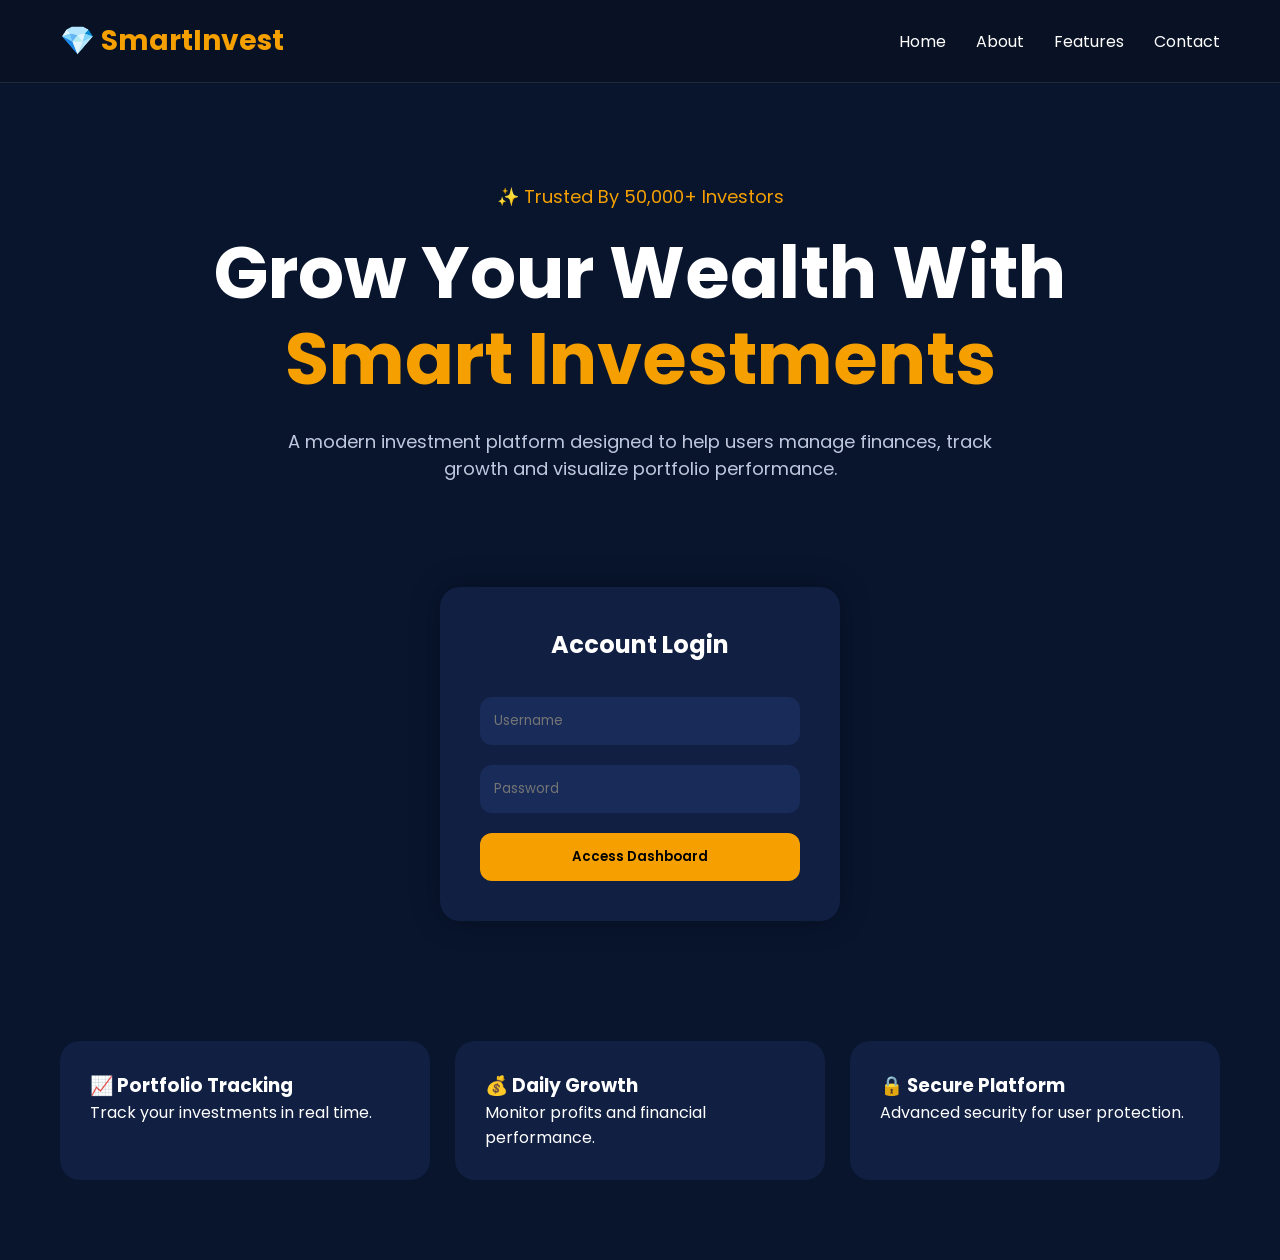
<file: index.html>
<!DOCTYPE html>
<html lang="en">
<head>
<meta charset="UTF-8">
<meta name="viewport" content="width=device-width, initial-scale=1.0">
<title>SmartInvest Pro</title>

<link rel="stylesheet" href="style.css">

<link href="https://fonts.googleapis.com/css2?family=Poppins:wght@300;400;500;600;700&display=swap" rel="stylesheet">

</head>
<body>

<nav class="navbar">

    <div class="logo">
        💎 SmartInvest
    </div>

    <ul class="nav-links">
        <li>Home</li>
        <li>About</li>
        <li>Features</li>
        <li>Contact</li>
    </ul>

</nav>

<section class="hero">

    <p class="trust">
        ✨ Trusted By 50,000+ Investors
    </p>

    <h1>
        Grow Your Wealth With
        <span>Smart Investments</span>
    </h1>

    <p class="hero-text">
        A modern investment platform designed to help users
        manage finances, track growth and visualize portfolio
        performance.
    </p>

</section>

<div class="login-container">

    <div class="login-box">

        <h2>Account Login</h2>

        <input
            type="text"
            id="username"
            placeholder="Username"
        >

        <input
            type="password"
            id="password"
            placeholder="Password"
        >

        <button onclick="loginUser()">
            Access Dashboard
        </button>

        <p id="message"></p>

    </div>

</div>

<section class="preview">

    <div class="preview-card">
        <h3>📈 Portfolio Tracking</h3>
        <p>Track your investments in real time.</p>
    </div>

    <div class="preview-card">
        <h3>💰 Daily Growth</h3>
        <p>Monitor profits and financial performance.</p>
    </div>

    <div class="preview-card">
        <h3>🔒 Secure Platform</h3>
        <p>Advanced security for user protection.</p>
    </div>

</section>

<script src="script.js"></script>

</body>
</html>
</file>
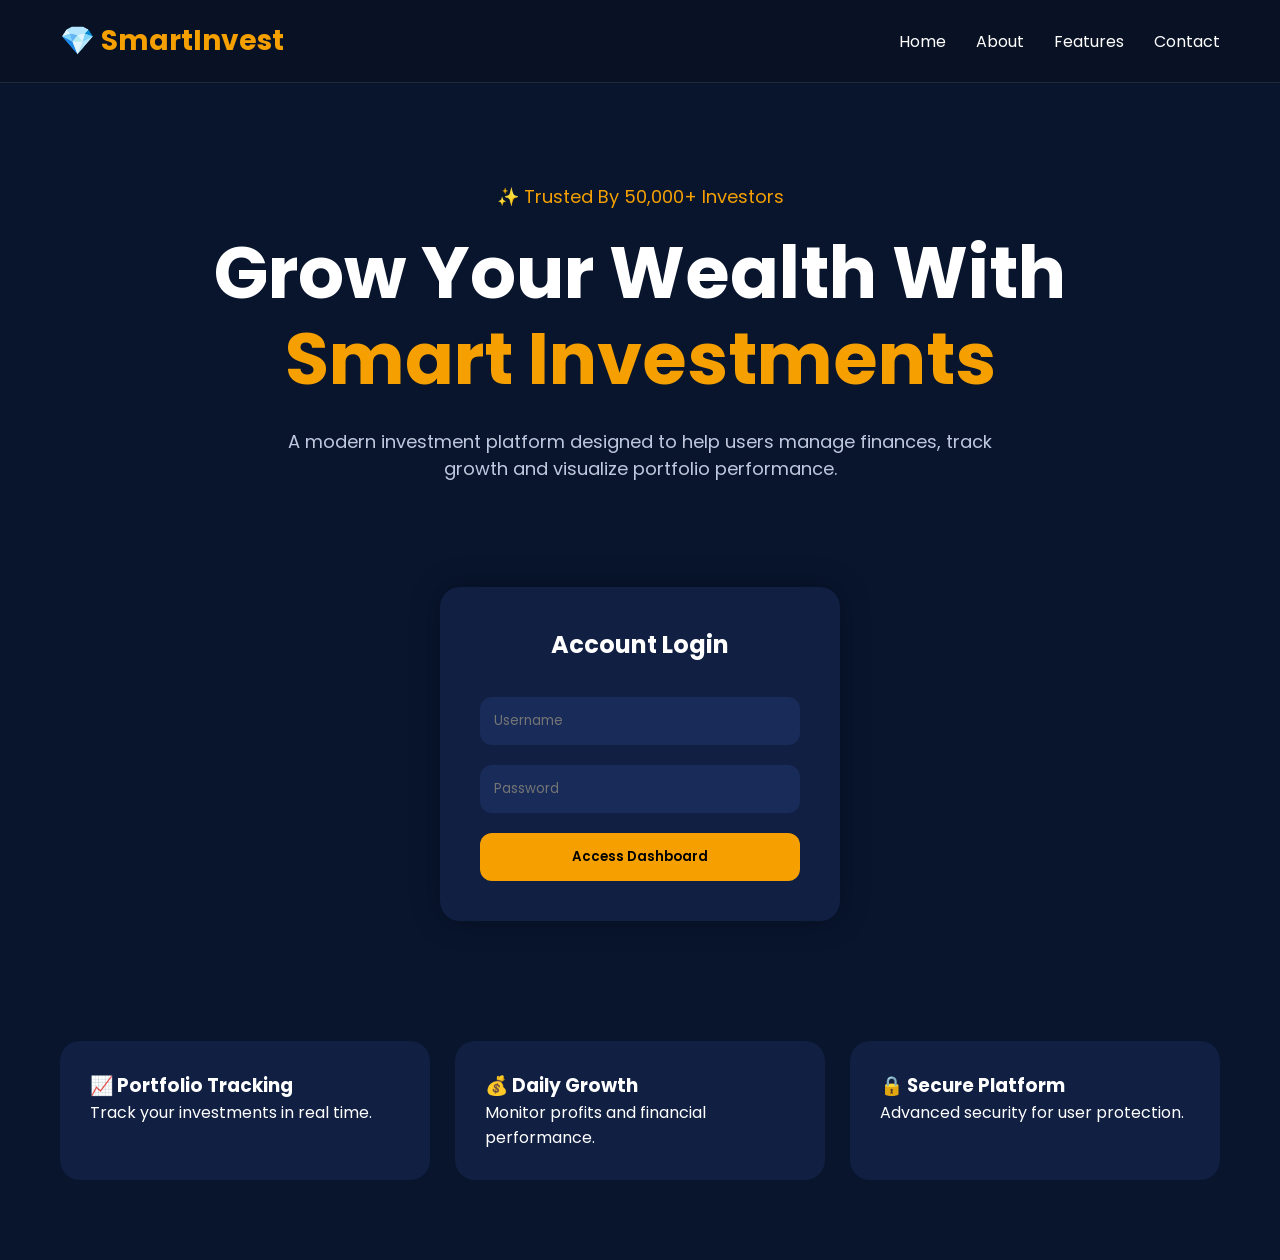
<file: dashboard.html>
<!DOCTYPE html>
<html lang="en">
<head>
<meta charset="UTF-8">
<meta name="viewport" content="width=device-width, initial-scale=1.0">
<title>SmartInvest Dashboard</title>

<link rel="stylesheet" href="style.css">

<link href="https://fonts.googleapis.com/css2?family=Poppins:wght@300;400;500;600;700&display=swap" rel="stylesheet">

</head>
<body>

<nav class="navbar">

    <div class="logo">
        💎 SmartInvest
    </div>

    <button class="logout-btn" onclick="logoutUser()">
        Logout
    </button>

</nav>

<section class="dashboard-hero">

    <h1>Investment Dashboard</h1>

    <p>
        Monitor portfolio growth, profits and investment performance.
    </p>

</section>

<section class="stats">

    <div class="card">
        <h3>Total Balance</h3>
        <h2>₹ 50,000</h2>
    </div>

    <div class="card">
        <h3>Total Profit</h3>
        <h2>₹ 12,500</h2>
    </div>

    <div class="card">
        <h3>Active Users</h3>
        <h2>5,000+</h2>
    </div>

    <div class="card">
        <h3>Growth Rate</h3>
        <h2>15.8%</h2>
    </div>

</section>

<section class="calculator">

    <h2>Investment Calculator</h2>

    <input
        type="number"
        id="amount"
        placeholder="Enter Investment Amount"
    >

    <button onclick="calculateProfit()">
        Calculate
    </button>

    <h3 id="result"></h3>

</section>

<section class="transactions">

    <h2>Recent Transactions</h2>

    <table>

        <tr>
            <th>Investment</th>
            <th>Amount</th>
            <th>Status</th>
        </tr>

        <tr>
            <td>Gold Plan</td>
            <td>₹5,000</td>
            <td>Completed</td>
        </tr>

        <tr>
            <td>Silver Plan</td>
            <td>₹8,000</td>
            <td>Completed</td>
        </tr>

        <tr>
            <td>Premium Plan</td>
            <td>₹12,000</td>
            <td>Pending</td>
        </tr>

    </table>

</section>

<section class="features">

    <div class="feature-card">
        <h3>📈 Portfolio Analytics</h3>
        <p>Track performance with modern charts and analytics.</p>
    </div>

    <div class="feature-card">
        <h3>🔒 Secure Investment</h3>
        <p>Advanced security and encrypted transactions.</p>
    </div>

    <div class="feature-card">
        <h3>⚡ Fast Growth</h3>
        <p>Monitor growth trends and financial opportunities.</p>
    </div>

</section>

<footer>

    <h2>SmartInvest</h2>

    <p>
        Smart Investment Management Platform
    </p>

    <p>
        © 2026 All Rights Reserved
    </p>

</footer>

<script src="script.js"></script>

</body>
</html>
</file>
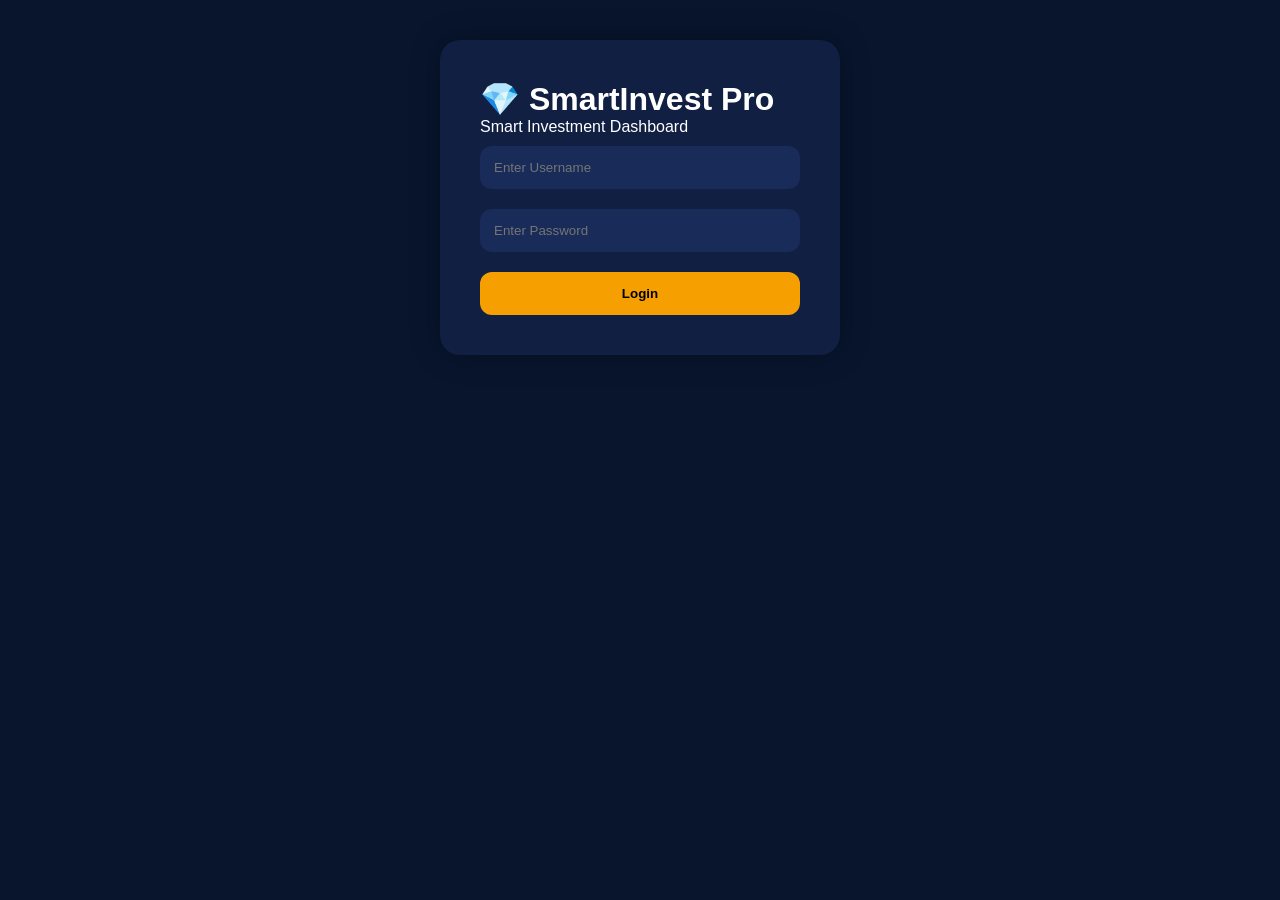
<file: login.html>
<!DOCTYPE html>
<html lang="en">
<head>
<meta charset="UTF-8">
<meta name="viewport" content="width=device-width, initial-scale=1.0">
<title>SmartInvest Pro - Login</title>
<link rel="stylesheet" href="style.css">
</head>
<body>

<div class="login-container">

    <div class="login-box">

        <h1>💎 SmartInvest Pro</h1>

        <p class="subtitle">
            Smart Investment Dashboard
        </p>

        <input
            type="text"
            id="username"
            placeholder="Enter Username"
        >

        <input
            type="password"
            id="password"
            placeholder="Enter Password"
        >

        <button onclick="loginUser()">
            Login
        </button>

        <p id="message"></p>

    </div>

</div>

<script src="script.js"></script>

</body>
</html>
</file>
<file: style.css>
*{
margin:0;
padding:0;
box-sizing:border-box;
font-family:'Poppins',sans-serif;
}

body{
background:#08152d;
color:white;
overflow-x:hidden;
}

.navbar{
display:flex;
justify-content:space-between;
align-items:center;
padding:20px 60px;
background:#091124;
border-bottom:1px solid rgba(255,255,255,.1);
}

.logo{
font-size:28px;
font-weight:700;
color:#f5a000;
}

.nav-links{
display:flex;
list-style:none;
gap:30px;
}

.nav-links li{
cursor:pointer;
transition:.3s;
}

.nav-links li:hover{
color:#f5a000;
}

.hero{
text-align:center;
padding:100px 20px 40px;
}

.trust{
color:#f5a000;
margin-bottom:20px;
font-size:18px;
}

.hero h1{
font-size:72px;
max-width:900px;
margin:auto;
line-height:1.2;
}

.hero span{
color:#f5a000;
}

.hero-text{
max-width:750px;
margin:25px auto;
color:#bfc8dd;
font-size:18px;
}

.login-container{
display:flex;
justify-content:center;
padding:40px 20px 80px;
}

.login-box{
background:#101f42;
padding:40px;
border-radius:20px;
width:400px;
box-shadow:0 0 30px rgba(0,0,0,.3);
}

.login-box h2{
text-align:center;
margin-bottom:25px;
}

.login-box input{
width:100%;
padding:14px;
margin:10px 0;
border:none;
border-radius:12px;
background:#182b59;
color:white;
}

.login-box button{
width:100%;
padding:14px;
border:none;
border-radius:12px;
background:#f5a000;
font-weight:600;
cursor:pointer;
margin-top:10px;
}

.preview{
display:grid;
grid-template-columns:repeat(auto-fit,minmax(250px,1fr));
gap:25px;
padding:40px 60px 80px;
}

.preview-card{
background:#101f42;
padding:30px;
border-radius:20px;
transition:.3s;
}

.preview-card:hover{
transform:translateY(-8px);
}

.dashboard-hero{
text-align:center;
padding:80px 20px;
}

.dashboard-hero h1{
font-size:60px;
margin-bottom:15px;
}

.dashboard-hero p{
color:#c7cfe3;
}

.stats{
display:grid;
grid-template-columns:repeat(auto-fit,minmax(220px,1fr));
gap:25px;
padding:40px 60px;
}

.card{
background:#101f42;
padding:30px;
border-radius:20px;
text-align:center;
transition:.3s;
}

.card:hover{
transform:translateY(-10px);
box-shadow:0 0 25px rgba(245,160,0,.25);
}

.card h2{
color:#f5a000;
margin-top:10px;
font-size:32px;
}

.calculator{
text-align:center;
padding:70px 20px;
}

.calculator h2{
margin-bottom:25px;
}

.calculator input{
padding:14px;
width:280px;
border:none;
border-radius:12px;
background:#182b59;
color:white;
}

.calculator button{
padding:14px 25px;
border:none;
border-radius:12px;
background:#f5a000;
margin-left:10px;
cursor:pointer;
}

.calculator h3{
margin-top:20px;
color:#f5a000;
}

.transactions{
padding:60px;
}

.transactions h2{
text-align:center;
margin-bottom:25px;
}

table{
width:100%;
border-collapse:collapse;
background:#101f42;
border-radius:20px;
overflow:hidden;
}

th{
background:#152a57;
}

th,td{
padding:18px;
text-align:center;
border-bottom:1px solid rgba(255,255,255,.08);
}

.features{
display:grid;
grid-template-columns:repeat(auto-fit,minmax(250px,1fr));
gap:25px;
padding:60px;
}

.feature-card{
background:#101f42;
padding:30px;
border-radius:20px;
transition:.3s;
}

.feature-card:hover{
transform:translateY(-10px);
}

footer{
text-align:center;
padding:40px;
background:#091124;
margin-top:40px;
}

.logout-btn{
background:#f5a000;
border:none;
padding:12px 20px;
border-radius:12px;
cursor:pointer;
font-weight:600;
}

@media(max-width:768px){

.hero h1{
font-size:42px;
}

.dashboard-hero h1{
font-size:42px;
}

.nav-links{
display:none;
}

.stats,
.features,
.preview{
padding:20px;
}

.transactions{
padding:20px;
}

.calculator input{
width:100%;
margin-bottom:15px;
}

.calculator button{
margin-left:0;
width:100%;
}

}
</file>
